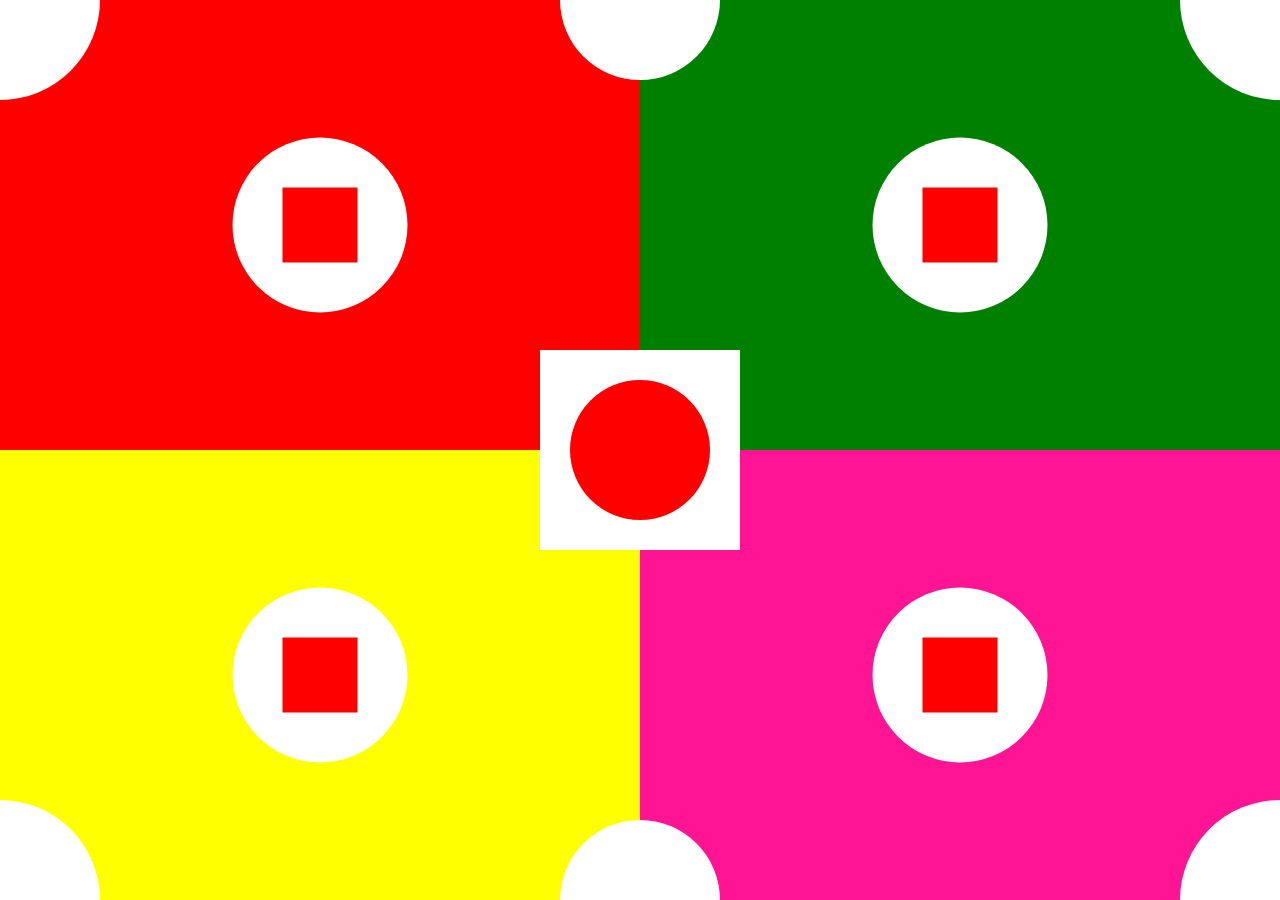
<file: assignment/CSS01 - Absolute Position/index.html>
<!DOCTYPE html>
<html lang="en">
<head>
    <meta charset="UTF-8">
    <title>CSS01 - Ruvini Rangathara</title>
    <link rel="stylesheet" href="css/normalize.css">
    <style>
        .one{
            background: red;
            width: 50vw;
            height: 50vh;
            position: absolute;
            top: 0;
            left: 0;
        }
        .two{
            background: green;
            width: 50vw;
            height: 50vh;
            position: absolute;
            top: 0;
            right: 0;
        }
        .three{
            background: yellow;
            width: 50vw;
            height: 50vh;
            position: absolute;
            bottom: 0;
            left: 0;
        }
        .four{
            background: deeppink;
            width: 50vw;
            height: 50vh;
            position: absolute;
            bottom: 0;
            right: 0;
        }

        .quarter-circle-top-left{
            width: 100px;
            height: 100px;
            background: white;
            border-radius: 0 0 100px 0;
            -moz-border-radius: 0 0 100px 0;
            -webkit-border-radius: 0 0 100px 0;
            position: absolute;
            top: 0;
            left: 0;
        }
        .quarter-circle-top-right{
            width: 100px;
            height: 100px;
            background: white;
            border-radius: 0 0 0 100px;
            -moz-border-radius: 0 0 0 100px;
            -webkit-border-radius: 0 0 0 100px;
            position: absolute;
            top: 0;
            right: 0;
        }
        .quarter-circle-bottom-left{
            width: 100px;
            height: 100px;
            background: white;
            border-radius: 0 100px 0 0;
            -moz-border-radius: 0 100px 0 0;
            -webkit-border-radius: 0 100px 0 0;
            position: absolute;
            bottom: 0;
            left: 0;
        }
        .quarter-circle-bottom-right{
            width: 100px;
            height: 100px;
            background: white;
            border-radius: 100px 0 0 0;
            -moz-border-radius: 100px 0 0 0;
            -webkit-border-radius: 100px 0 0 0;
            position: absolute;
            bottom: 0;
            right: 0;
        }
        .quarter-circle-top-right-middle{
            width: 80px;
            height: 80px;
            background: white;
            border-radius: 0 0 0 100px;
            -moz-border-radius: 0 0 0 100px;
            -webkit-border-radius: 0 0 0 100px;
            position: absolute;
            top: 0;
            right: 0;
        }
        .quarter-circle-top-left-middle{
            width: 80px;
            height: 80px;
            background: white;
            border-radius: 0 0 100px 0;
            -moz-border-radius: 0 0 100px 0;
            -webkit-border-radius: 0 0 100px 0;
            position: absolute;
            top: 0;
            left: 0;
        }
        .quarter-circle-bottom-right-middle{
            width: 80px;
            height: 80px;
            background: white;
            border-radius: 100px 0 0 0;
            -moz-border-radius: 100px 0 0 0;
            -webkit-border-radius: 100px 0 0 0;
            position: absolute;
            bottom: 0;
            right: 0;
        }
        .quarter-circle-bottom-left-middle{
            width: 80px;
            height: 80px;
            background: white;
            border-radius: 0 100px 0 0;
            -moz-border-radius: 0 100px 0 0;
            -webkit-border-radius: 0 100px 0 0;
            position: absolute;
            bottom: 0;
            left: 0;
        }
        .quarter-square-bottom-left{
            width: 100px;
            height: 100px;
            background: white;
            border-radius: 0 0 0 0;
            -moz-border-radius: 0 0 0 0;
            -webkit-border-radius: 0 0 0 0;
            position: absolute;
            bottom: 0;
            left: 0;
        }
        .quarter-square-bottom-right{
            width: 100px;
            height: 100px;
            background: white;
            border-radius: 0 0 0 0;
            -moz-border-radius: 0 0 0 0;
            -webkit-border-radius: 0 0 0 0;
            position: absolute;
            bottom: 0;
            right: 0;
        }
        .quarter-square-top-left{
            width: 100px;
            height: 100px;
            background: white;
            border-radius: 0 0 0 0;
            -moz-border-radius: 0 0 0 0;
            -webkit-border-radius: 0 0 0 0;
            position: absolute;
            top: 0;
            left: 0;
        }
        .quarter-square-top-right{
            width: 100px;
            height: 100px;
            background: white;
            border-radius: 0 0 0 0;
            -moz-border-radius: 0 0 0 0;
            -webkit-border-radius: 0 0 0 0;
            position: absolute;
            top: 0;
            right: 0;
        }
        .red-quarter-circle-bottom-left{
            width: 70px;
            height: 70px;
            background: red;
            border-radius: 0 100px 0 0;
            -moz-border-radius: 0 100px 0 0;
            -webkit-border-radius: 0 100px 0 0;
            position: absolute;
            bottom: 0;
            left: 0;
        }
        .red-quarter-circle-bottom-right{
            width: 70px;
            height: 70px;
            background: red;
            border-radius: 100px 0 0 0;
            -moz-border-radius: 100px 0 0 0;
            -webkit-border-radius: 100px 0 0 0;
            position: absolute;
            bottom: 0;
            right: 0;
        }
        .red-quarter-circle-top-right{
            width: 70px;
            height: 70px;
            background: red;
            border-radius: 0 0 0 100px;
            -moz-border-radius: 0 0 0 100px;
            -webkit-border-radius: 0 0 0 100px;
            position: absolute;
            top: 0;
            right: 0;
        }
        .red-quarter-circle-top-left{
            width: 70px;
            height: 70px;
            background: red;
            border-radius: 0 0 100px 0;
            -moz-border-radius: 0 0 100px 0;
            -webkit-border-radius: 0 0 100px 0;
            position: absolute;
            top: 0;
            left: 0;
        }
        .top-left-circle{
            width: 175px;
            height: 175px;
            background: white;
            border-radius: 100px 100px 100px 100px;
            -moz-border-radius: 100px 100px 100px 100px;
            -webkit-border-radius: 100px 100px 100px 100px;
            position: absolute;
            top: 50%;
            left: 50%;
            transform: translate(-50%, -50%);
        }
        .top-left-square{
            width: 75px;
            height: 75px;
            background: red;
            border-radius: 0 0 0 0;
            -moz-border-radius: 0 0 0 0;
            -webkit-border-radius: 0 0 0 0;
            position: absolute;
            top: 50%;
            left: 50%;
            transform: translate(-50%, -50%);
        }

        .top-right-circle{
            width: 175px;
            height: 175px;
            background: white;
            border-radius: 100px 100px 100px 100px;
            -moz-border-radius: 100px 100px 100px 100px;
            -webkit-border-radius: 100px 100px 100px 100px;
            position: absolute;
            top: 50%;
            left: 50%;
            transform: translate(-50%, -50%);
        }
        .top-right-square{
            width: 75px;
            height: 75px;
            background: red;
            border-radius: 0 0 0 0;
            -moz-border-radius: 0 0 0 0;
            -webkit-border-radius: 0 0 0 0;
            position: absolute;
            top: 50%;
            left: 50%;
            transform: translate(-50%, -50%);
        }
        .bottom-left-circle{
            width: 175px;
            height: 175px;
            background: white;
            border-radius: 100px 100px 100px 100px;
            -moz-border-radius: 100px 100px 100px 100px;
            -webkit-border-radius: 100px 100px 100px 100px;
            position: absolute;
            top: 50%;
            left: 50%;
            transform: translate(-50%, -50%);
        }
        .bottom-left-square{
            width: 75px;
            height: 75px;
            background: red;
            border-radius: 0 0 0 0;
            -moz-border-radius: 0 0 0 0;
            -webkit-border-radius: 0 0 0 0;
            position: absolute;
            top: 50%;
            left: 50%;
            transform: translate(-50%, -50%);
        }
        .bottom-right-circle{
            width: 175px;
            height: 175px;
            background: white;
            border-radius: 100px 100px 100px 100px;
            -moz-border-radius: 100px 100px 100px 100px;
            -webkit-border-radius: 100px 100px 100px 100px;
            position: absolute;
            top: 50%;
            left: 50%;
            transform: translate(-50%, -50%);
        }
        .bottom-right-square{
            width: 75px;
            height: 75px;
            background: red;
            border-radius: 0 0 0 0;
            -moz-border-radius: 0 0 0 0;
            -webkit-border-radius: 0 0 0 0;
            position: absolute;
            top: 50%;
            left: 50%;
            transform: translate(-50%, -50%);
        }


    </style>

</head>
<body>
    <div class="one">
        <div class="quarter-circle-top-left"></div>
        <div class="quarter-circle-top-right-middle"></div>
        <div class="quarter-square-bottom-right"></div>
        <div class="red-quarter-circle-bottom-right"></div>
        <div class="top-left-circle"></div>
        <div class="top-left-square"></div>
    </div>
    <div class="two">
        <div class="quarter-circle-top-right"></div>
        <div class="quarter-circle-top-left-middle"></div>
        <div class="quarter-square-bottom-left"></div>
        <div class="red-quarter-circle-bottom-left"></div>
        <div class="top-right-circle"></div>
        <div class="top-right-square"></div>
    </div>
    <div class="three">
        <div class="quarter-circle-bottom-left"></div>
        <div class="quarter-circle-bottom-right-middle"></div>
        <div class="quarter-square-top-right"></div>
        <div class="red-quarter-circle-top-right"></div>
        <div class="bottom-left-circle"></div>
        <div class="bottom-left-square"></div>
    </div>
    <div class="four">
        <div class="quarter-circle-bottom-right"></div>
        <div class="quarter-circle-bottom-left-middle"></div>
        <div class="quarter-square-top-left"></div>
        <div class="red-quarter-circle-top-left"></div>
        <div class="bottom-right-circle"></div>
        <div class="bottom-right-square"></div>
    </div>
</body>
</html>
</file>
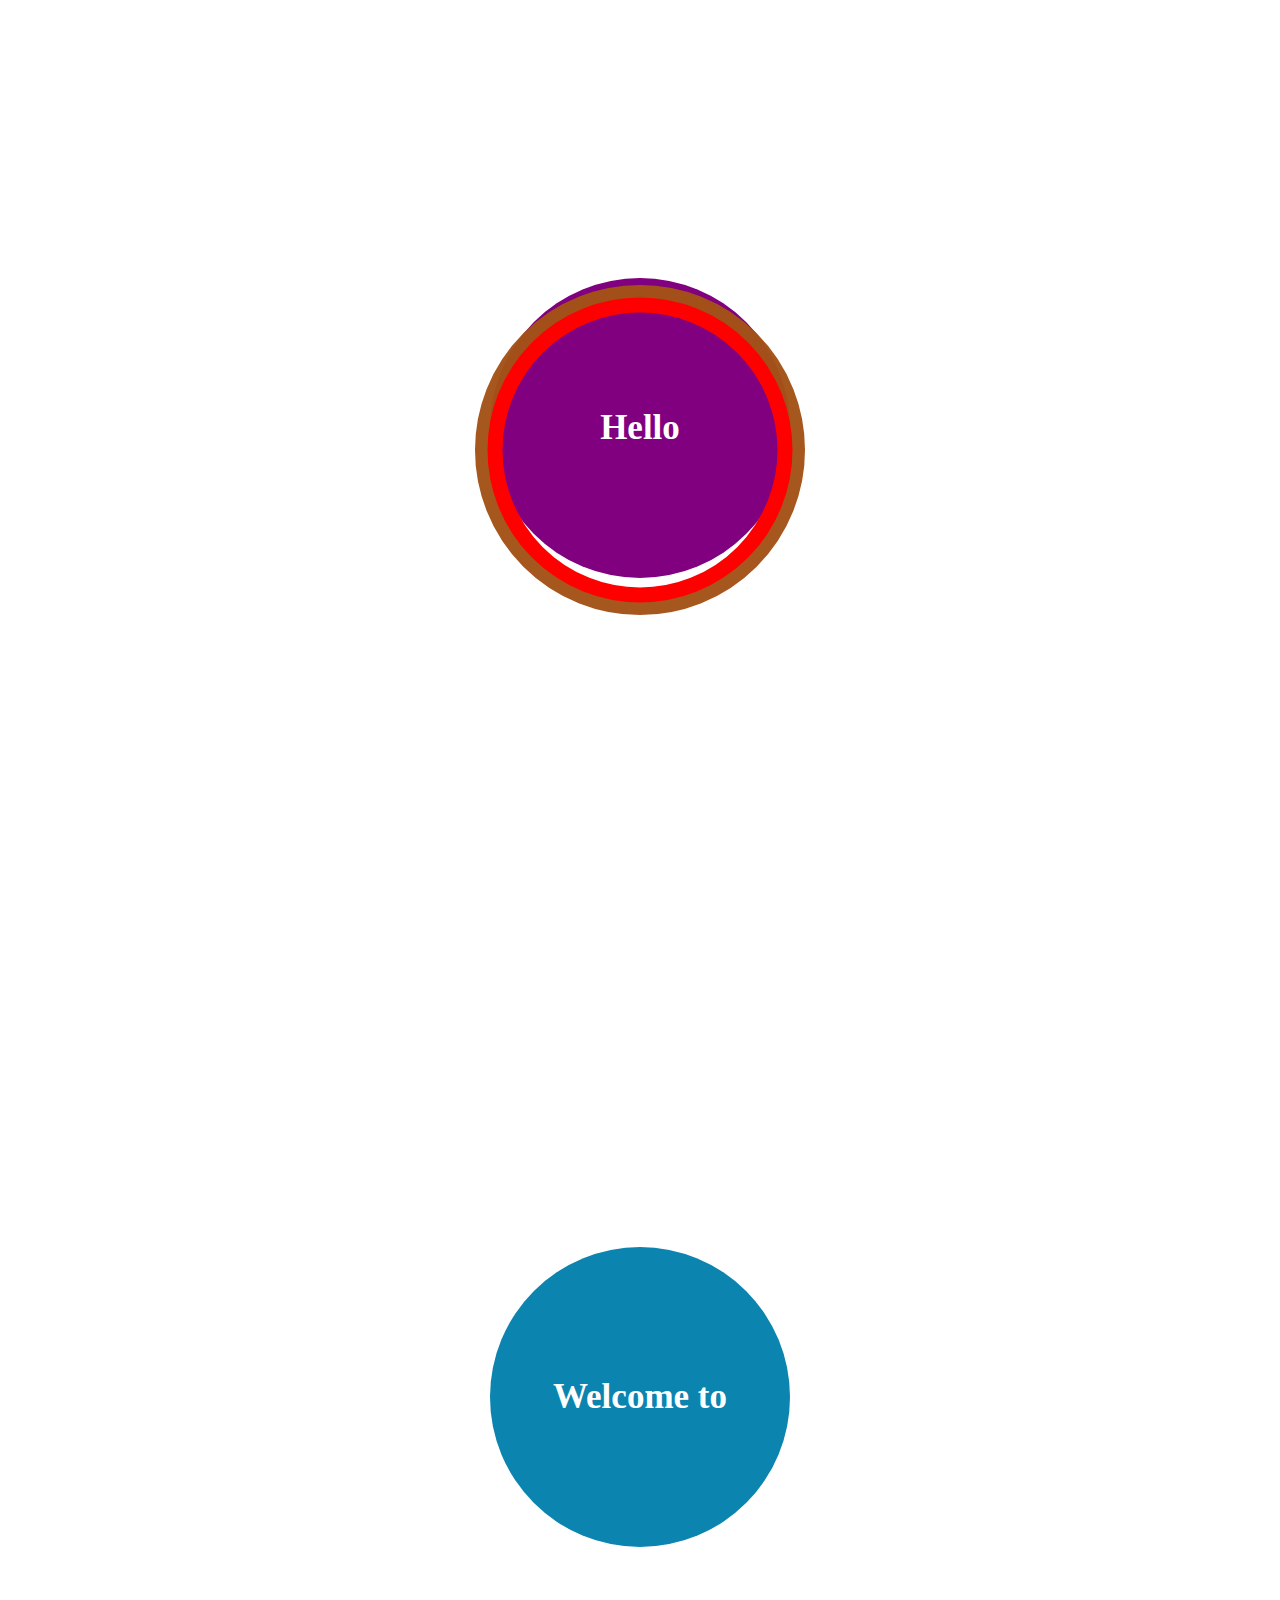
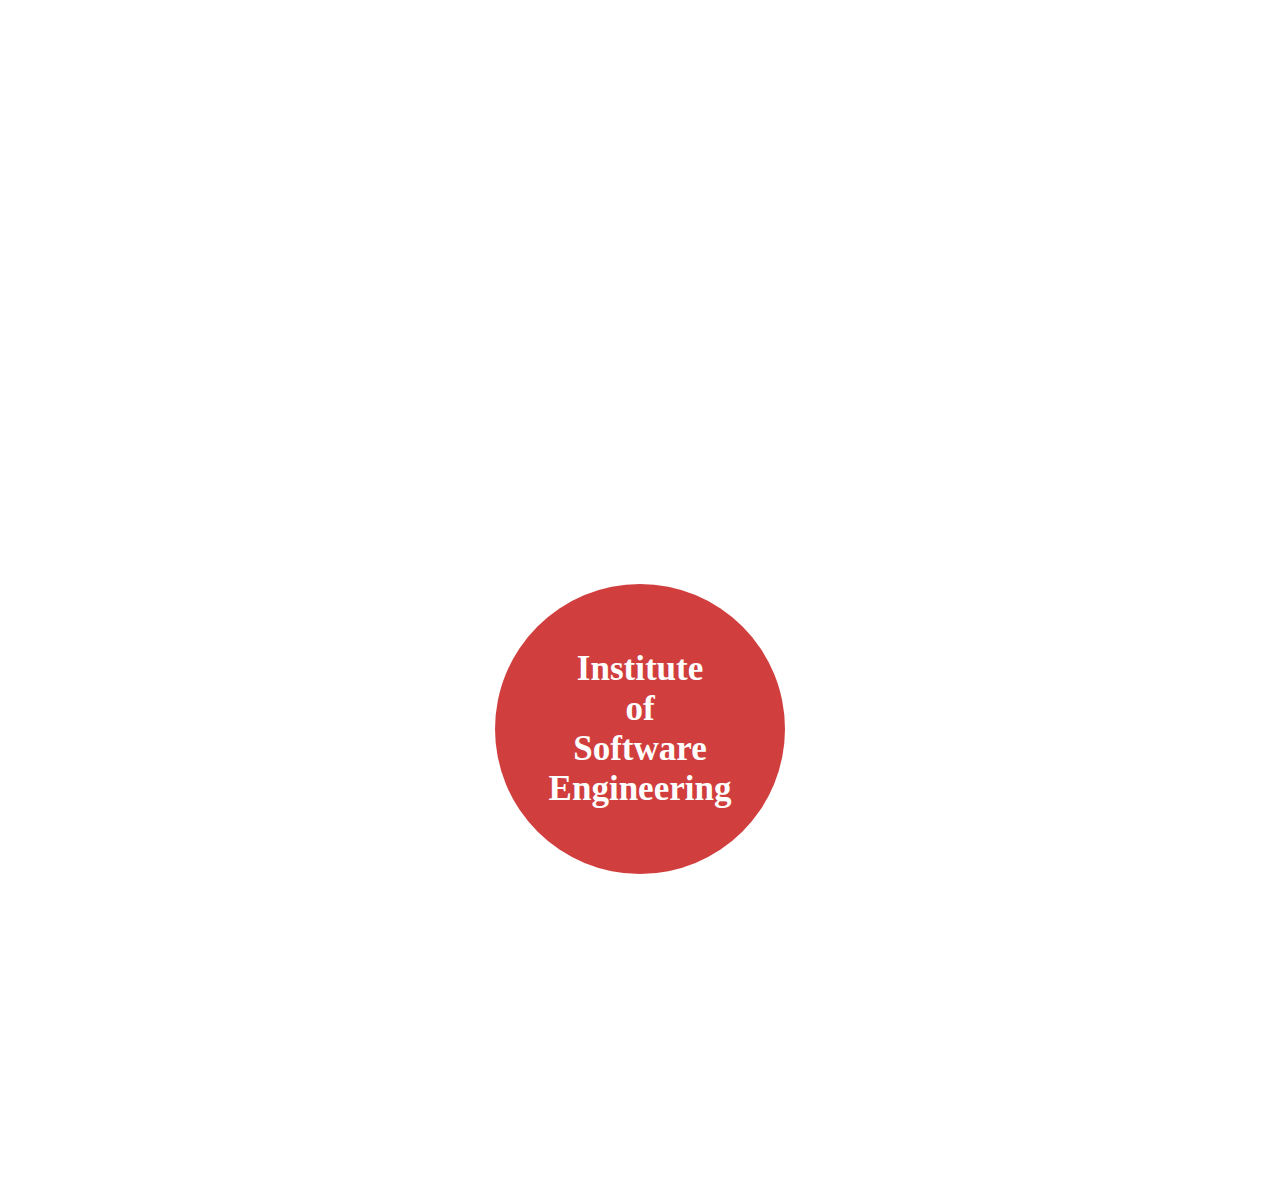
<file: assignment/CSS02 - Fixed Circles/index.html>
<!DOCTYPE html>
<html lang="en">
<head>
    <meta charset="UTF-8">
    <title>CSS02 - Ruvini Rangathara</title>
    <style>
        body > section {
            height: 100vh;
            /*border: 2px solid red;*/
        }

        .circle1 {
            height: 300px;
            width: 300px;
            position: fixed;
            top: 50%;
            left: 50%;
            transform: translate(-50%, -50%);
            border: 15px solid rgba(163, 82, 23, 0.97);
            border-radius: 50%;
        }

        .circle2 {
            height: 275px;
            width: 275px;
            position: fixed;
            top: 50%;
            left: 50%;
            transform: translate(-50%, -50%);
            border: 15px solid #ff0000;
            border-radius: 50%;
        }

        .full-circle-1{
            width: 300px;
            height: 300px;
            position: relative;
            top: 45%;
            left: 50%;
            transform: translate(-50%, -50%);
            background: purple;
            border-radius: 100%;
        }
        .full-circle-2{
            width: 300px;
            height: 300px;
            position: relative;
            top: 50%;
            left: 50%;
            transform: translate(-50%, -50%);
            background: #0b84af;
            border-radius: 100%;
        }

        .full-circle-3{
            width: 290px;
            height: 290px;
            position: relative;
            top: 51%;
            left: 50%;
            transform: translate(-50%, -50%);
            background: rgba(208, 56, 56, 0.97);
            border-radius: 100%;
        }

        .hello-h1{
            width: max-content;
            height: max-content;
            color: white;
            font-size: 35px;
            position: relative;
            top: 50%;
            left: 50%;
            transform: translate(-50%, -50%);
        }
        .welcome-h1{
            width: max-content;
            height: max-content;
            color: white;
            font-size: 35px;
            position: relative;
            top: 50%;
            left: 50%;
            transform: translate(-50%, -50%);
        }
        .ijse-h1{
            width: max-content;
            height: max-content;
            color: white;
            font-size: 35px;
            position: relative;
            top: 50%;
            left: 50%;
            transform: translate(-50%, -50%);
            text-align: center;
        }

    </style>
</head>
<body>
<section>
    <div class="full-circle-1"><h1 class="hello-h1">Hello</h1></div>
</section>
<section>
    <div class="full-circle-2"><h1 class="welcome-h1">Welcome to</h1></div>
</section>
<section>
    <div class="full-circle-3"><h1 class="ijse-h1">Institute <br> of <br> Software <br> Engineering</h1></div>
</section>

<div class="circle1"></div>
<div class="circle2"></div>

</body>
</html>
</file>
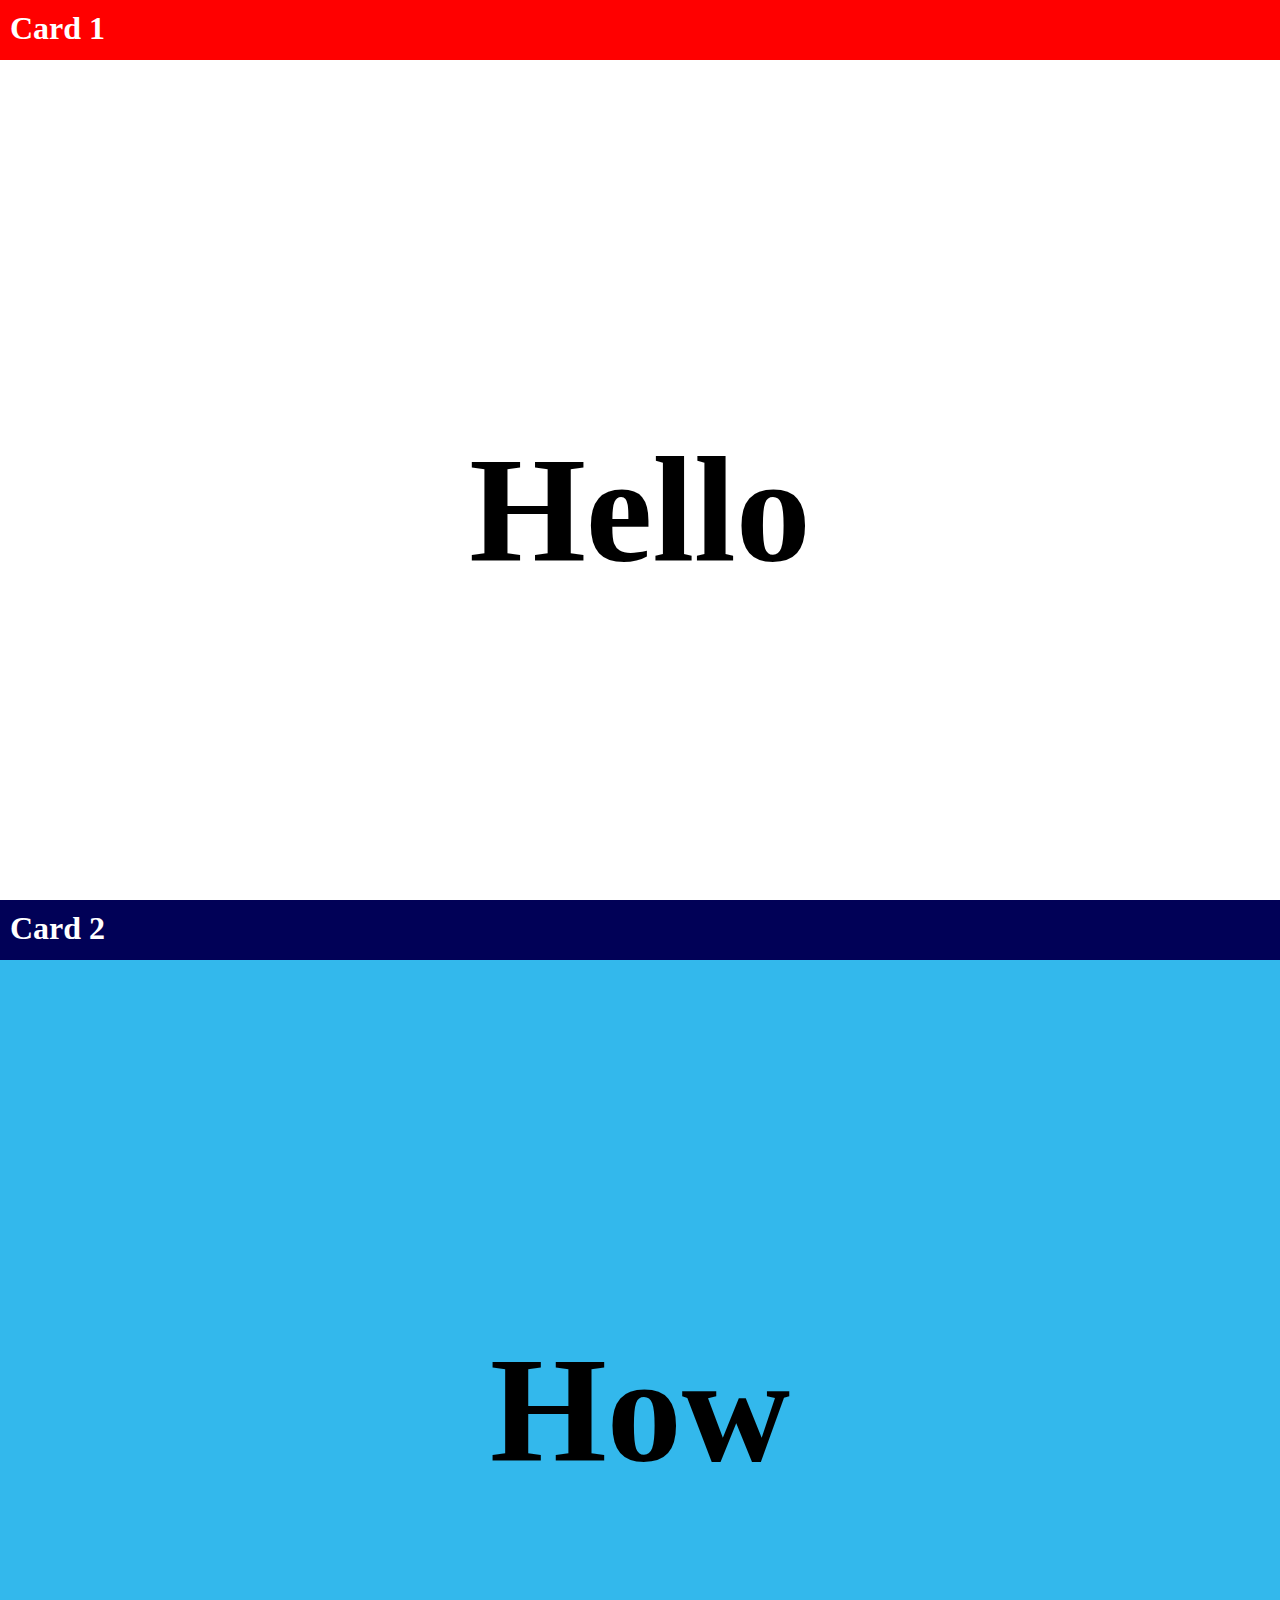
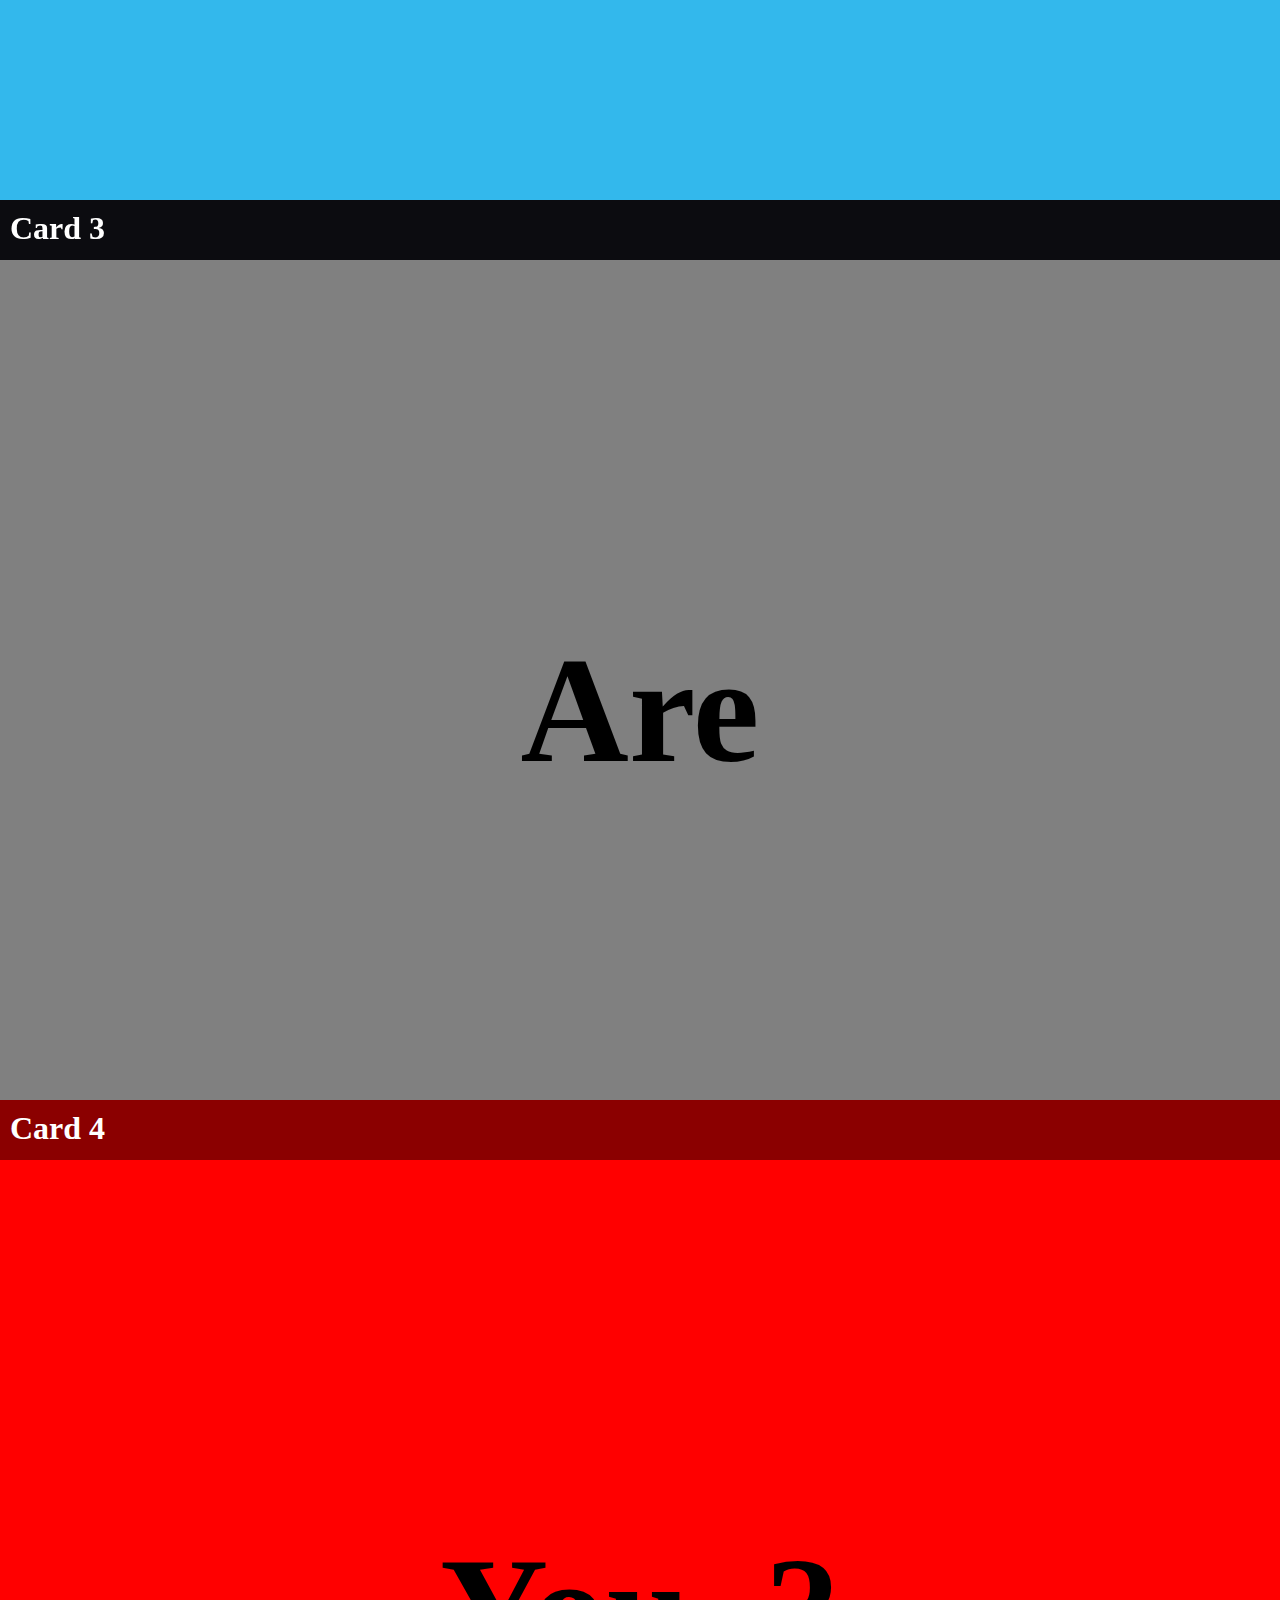
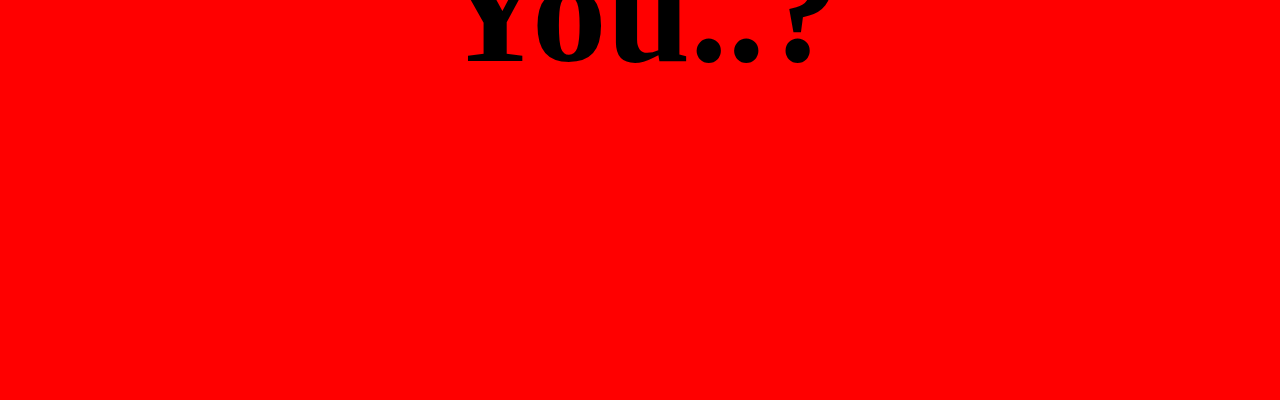
<file: assignment/CSS03 - Sticky Cards/index.html>
<!DOCTYPE html>
<html lang="en">
<head>
    <meta charset="UTF-8">
    <title>CSS03 - Ruvini Rangathara</title>
    <link rel="stylesheet" href="css/normalize.css">
    <style>

        section {
            height: 100vh;
        }

        section:nth-child(1) {
            background: white;
        }

        section:nth-child(2) {
            background: #33b8ec;
        }

        section:nth-child(3) {
            background: gray;
        }

        section:nth-child(4) {
            background: red;
        }

        body > section > div {
            position: sticky;
            height: 60px;
            top: 0;
            z-index: 3;
        }

        .div1 {
            background: red;
        }

        .div2 {
            background: #010157;
        }

        .div3 {
            background: rgba(5, 5, 10, 0.95);
        }

        .div4 {
            background: darkred;
        }

        div > h1 {
            margin: auto;
            padding: 10px;
            color: white;
        }

        section > h1 {
            position: relative;
            margin-top: 50vh;
            text-align: center;
            font-size: 150px;
            transform: translate(0%, -50%);
        }

    </style>
</head>
<body>

<section>
    <div class="div1">
        <h1>Card 1</h1>
    </div>
    <h1>Hello</h1>
</section>

<section>
    <div class="div2">
        <h1>Card 2</h1>
    </div>
    <h1>How</h1>
</section>

<section>
    <div class="div3">
        <h1>Card 3</h1>
    </div>
    <h1 class="are">Are</h1>
</section>

<section>
    <div class="div4">
        <h1>Card 4</h1>
    </div>
    <h1>You..?</h1>
</section>

</body>
</html>
</file>
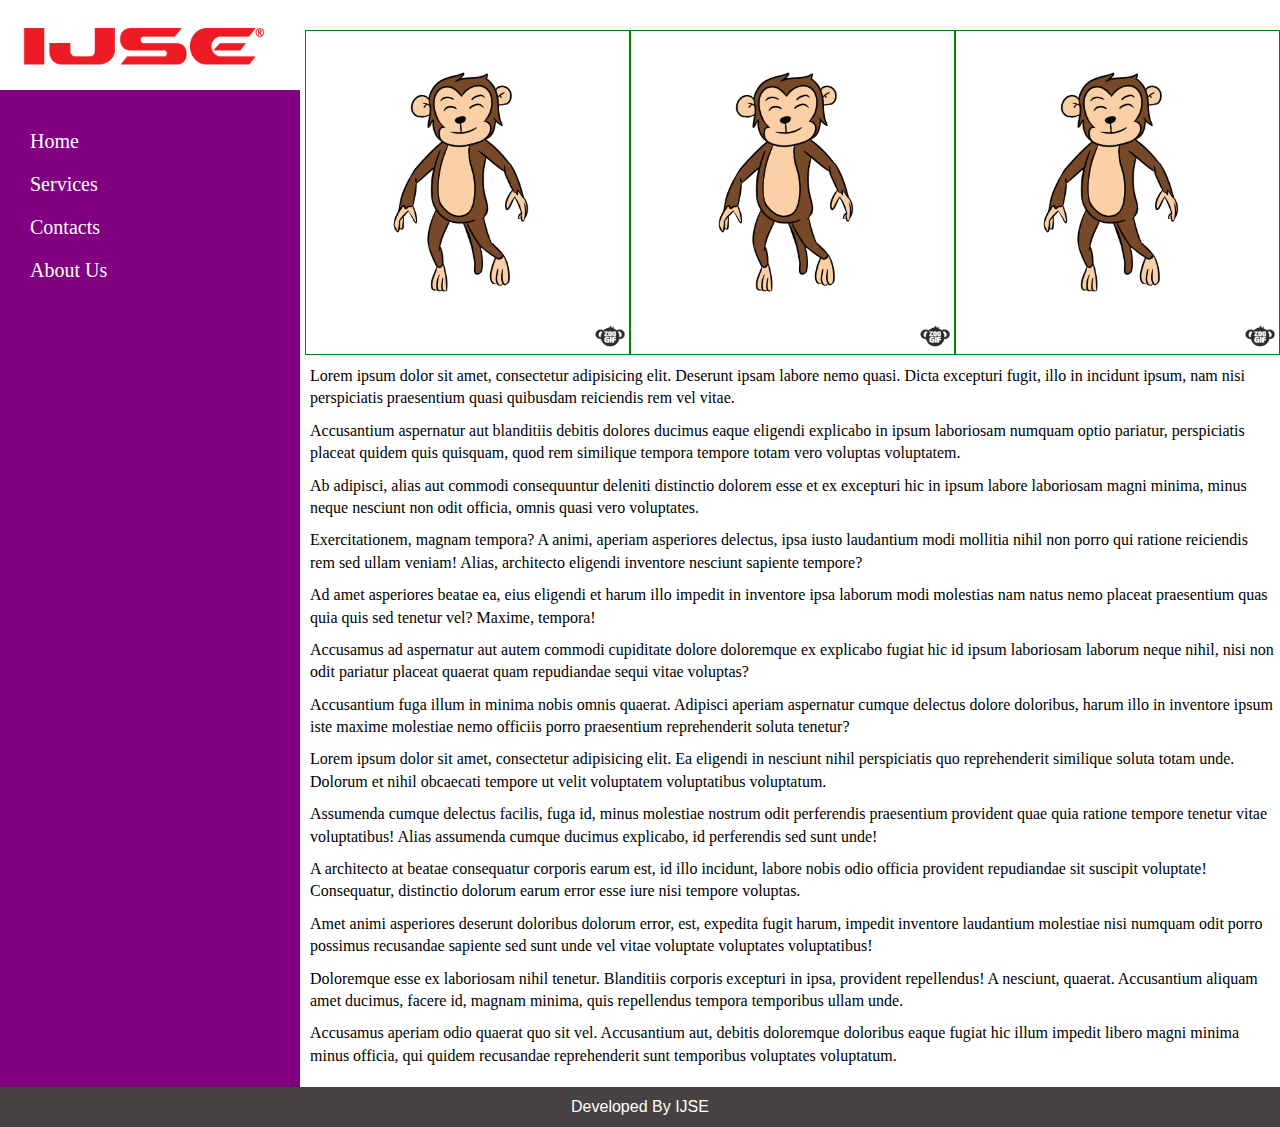
<file: assignment/CSS04 - Responsive Web Site Sample/index.html>
<!DOCTYPE html>
<html lang="en">
<head>
    <meta charset="UTF-8">
    <title>CSS04 - Ruvini Rangathara</title>
    <link rel="stylesheet" href="assests/css/normalize.css">
    <style>
        html {
            position: relative;
            min-height: 100%;
        }

        * {
            padding: 0;
            margin: 0;
            box-sizing: border-box;
        }

        .logo {
            width: 250px;
            margin-top: 10px;
            margin-left: 20px;
        }

        body > header {
            height: 90px;
            margin: 0;
        }

        body > header > ul {
            position: absolute;;
            list-style: none;
            padding: 0;
            display: block;
            top: 30px;
            right: 20px;
        }

        body > header > ul > li {
            display: inline;
            padding: 15px;
            font-size: 20px;
            font-family: AlHor;
        }

        body > aside {
            width: 300px;
            background: purple;
            position: absolute;
            top: 90px;
            left: 0;
            bottom: 0;
        }

        body > aside > ul {
            position: relative;
            list-style: none;
            margin: 0;
            padding-left: 20px;
            padding-top: 30px;
            color: white;
        }

        body > aside > ul > li {
            display: block;
            padding: 10px;
            font-size: 20px;
            font-family: AlHor;
        }

        body > div {
            position: relative;
            left: 300px;
            right: 0;
            bottom: 100px;
            width: calc(100% - 305px);
            line-height: 1.4;
        }

        body > div > section {
            position: relative;
            left: 5px;
            top: 40px;
        }

        body > div > section > img {
            border: 1px solid green;
            width: calc(100% / 3);

        }

        .image {
            display: flex;
        }

        body > div > p {
            position: relative;
            margin-left: 10px;
            margin-top: 10px;
            top: 40px;
        }

        footer {
            position: absolute;
            left: 0;
            bottom: 0;
            height: 40px;
            width: 100%;
            background-color: rgb(70, 66, 66);
            display: flex;
            align-items: center;
            justify-content: center;
            color: white;
            font-family: "Gill Sans", "Gill Sans MT", Calibri, "Trebuchet MS", sans-serif;
        }
    </style>
</head>
<body>
<header>
    <img class="logo" src="assests/ijse.png" alt="ijse logo">
    <ul>
        <li>Home</li>
        <li>Services</li>
        <li>Contacts</li>
        <li>About Us</li>
    </ul>
</header>
<aside>
    <ul>
        <li>Home</li>
        <li>Services</li>
        <li>Contacts</li>
        <li>About Us</li>
    </ul>
</aside>
<div>
    <section class="image">
        <img src="assests/monkey.gif" alt="monkey gif">
        <img src="assests/monkey.gif" alt="monkey gif">
        <img src="assests/monkey.gif" alt="monkey gif">
    </section>
    <p>Lorem ipsum dolor sit amet, consectetur adipisicing elit. Deserunt ipsam labore nemo quasi. Dicta excepturi
        fugit, illo in incidunt ipsum, nam nisi perspiciatis praesentium quasi quibusdam reiciendis rem vel vitae.</p>
    <p>Accusantium aspernatur aut blanditiis debitis dolores ducimus eaque eligendi explicabo in ipsum laboriosam
        numquam optio pariatur, perspiciatis placeat quidem quis quisquam, quod rem similique tempora tempore totam vero
        voluptas voluptatem.</p>
    <p>Ab adipisci, alias aut commodi consequuntur deleniti distinctio dolorem esse et ex excepturi hic in ipsum labore
        laboriosam magni minima, minus neque nesciunt non odit officia, omnis quasi vero voluptates.</p>
    <p>Exercitationem, magnam tempora? A animi, aperiam asperiores delectus, ipsa iusto laudantium modi mollitia nihil
        non porro qui ratione reiciendis rem sed ullam veniam! Alias, architecto eligendi inventore nesciunt sapiente
        tempore?</p>
    <p>Ad amet asperiores beatae ea, eius eligendi et harum illo impedit in inventore ipsa laborum modi molestias nam
        natus nemo placeat praesentium quas quia quis sed tenetur vel? Maxime, tempora!</p>
    <p>Accusamus ad aspernatur aut autem commodi cupiditate dolore doloremque ex explicabo fugiat hic id ipsum
        laboriosam laborum neque nihil, nisi non odit pariatur placeat quaerat quam repudiandae sequi vitae
        voluptas?</p>
    <p>Accusantium fuga illum in minima nobis omnis quaerat. Adipisci aperiam aspernatur cumque delectus dolore
        doloribus, harum illo in inventore ipsum iste maxime molestiae nemo officiis porro praesentium reprehenderit
        soluta tenetur?</p>
    <p>Lorem ipsum dolor sit amet, consectetur adipisicing elit. Ea eligendi in nesciunt nihil perspiciatis quo
        reprehenderit similique soluta totam unde. Dolorum et nihil obcaecati tempore ut velit voluptatem voluptatibus
        voluptatum.</p>
    <p>Assumenda cumque delectus facilis, fuga id, minus molestiae nostrum odit perferendis praesentium provident quae
        quia ratione tempore tenetur vitae voluptatibus! Alias assumenda cumque ducimus explicabo, id perferendis sed
        sunt unde!</p>
    <p>A architecto at beatae consequatur corporis earum est, id illo incidunt, labore nobis odio officia provident
        repudiandae sit suscipit voluptate! Consequatur, distinctio dolorum earum error esse iure nisi tempore
        voluptas.</p>
    <p>Amet animi asperiores deserunt doloribus dolorum error, est, expedita fugit harum, impedit inventore laudantium
        molestiae nisi numquam odit porro possimus recusandae sapiente sed sunt unde vel vitae voluptate voluptates
        voluptatibus!</p>
    <p>Doloremque esse ex laboriosam nihil tenetur. Blanditiis corporis excepturi in ipsa, provident repellendus! A
        nesciunt, quaerat. Accusantium aliquam amet ducimus, facere id, magnam minima, quis repellendus tempora
        temporibus ullam unde.</p>
    <p>Accusamus aperiam odio quaerat quo sit vel. Accusantium aut, debitis doloremque doloribus eaque fugiat hic illum
        impedit libero magni minima minus officia, qui quidem recusandae reprehenderit sunt temporibus voluptates
        voluptatum.</p>
</div>
<footer>Developed By IJSE</footer>
</body>
</html>
</file>
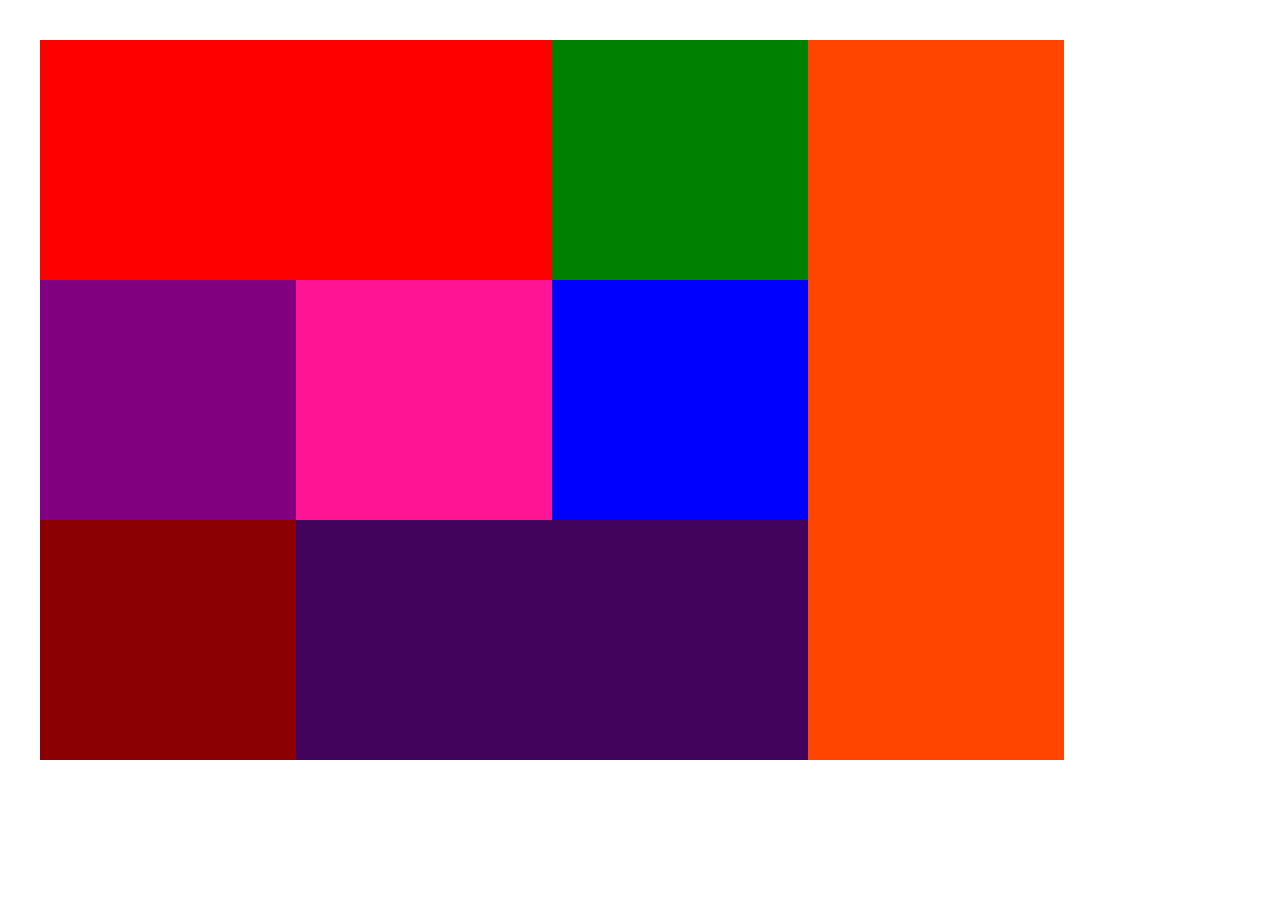
<file: assignment/CSS05 - Grid Layout/index.html>
<!DOCTYPE html>
<html lang="en">
<head>
    <meta charset="UTF-8">
    <title>CSS05 - Ruvini Rangathara</title>
    <link rel="stylesheet" href="css/normalize.css">
    <style>

        section{
            margin-top: 20px;
            margin-left: 20px;
            width: 80vw;
            height: 80vh;
            /*border: 1px solid red;*/
            display: grid;
            grid-template-rows: repeat(3,1fr);
            grid-template-columns: repeat(4,1fr);

        }

        /*#1{*/
        /*    display: flex;*/
        /*    align-items: center;*/
        /*    justify-content: center;*/
        /*}*/

        section>div:nth-child(1){
            grid-column: 1/3;
           background: red;
        }
        section>div:nth-child(2){
            grid-column: 3/4;
            background: green;
        }
        section>div:nth-child(3){
            grid-column: 4/5;
            grid-row: 1/4;
            background: orangered;
        }

        section>div:nth-child(4){
            grid-column: 1/2;
            background: purple;
        }
        section>div:nth-child(5){
            grid-column: 2/3;
            background: deeppink;
        }
        section>div:nth-child(6){
            grid-column: 3/4;
            background: blue;
        }
        section>div:nth-child(7){
            grid-column: 1/2;
            background: darkred;
        }

        section>div:nth-child(8){
            grid-column: 2/4;
            background: #41035c;
        }

    </style>
</head>
<body>
<section id="1">
    <section id="2">
        <div></div>
        <div></div>
        <div></div>
        <div></div>
        <div></div>
        <div></div>
        <div></div>
        <div></div>
    </section>
</section>

</body>
</html>
</file>
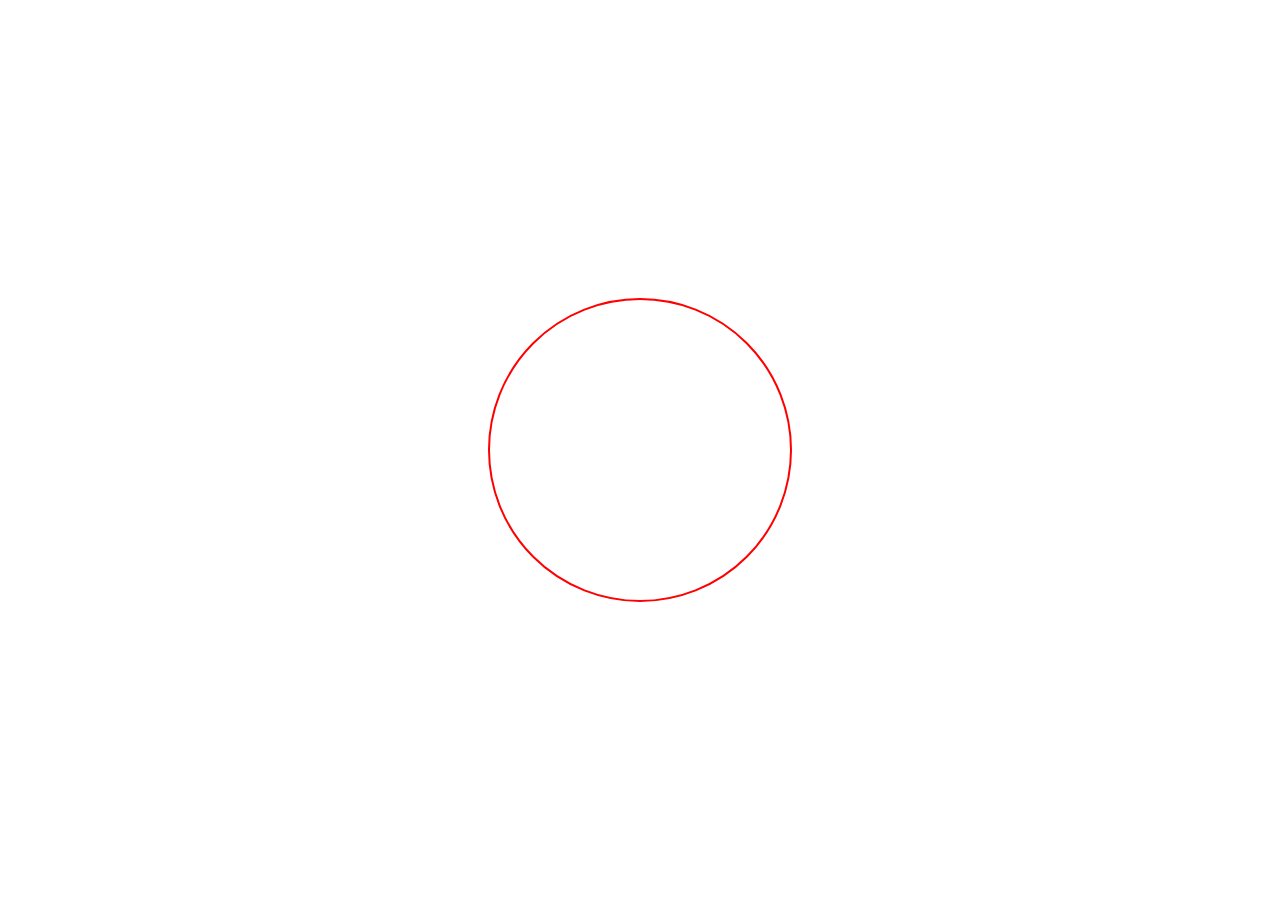
<file: assignment/CSS06 - Water Drop/index.html>
<!DOCTYPE html>
<html lang="en">
<head>
    <meta charset="UTF-8">
    <title>CSS06 - Ruvini Rangathara</title>
    <link rel="stylesheet" href="assests/css/normalize.css">
    <style>
        section {
            position: absolute;
            top: 0;
            bottom: 0;
            right: 0;
            left: 0;
            margin: auto;
            border-radius: 100%;
            width: 300px;
            height: 300px;
            border: 2px solid red;
            animation: water;
            animation-duration: 3s;
            animation-iteration-count: infinite;
        }
        @keyframes water {
            0% {
                width: 1px;
                height: 1px;
                border: 4px solid red;
            }

            100% {
                width: 300px;
                height: 300px;
                border: 1px solid white;
            }

        }
    </style>
</head>
<body>
<section></section>
</body>
</html>
</file>
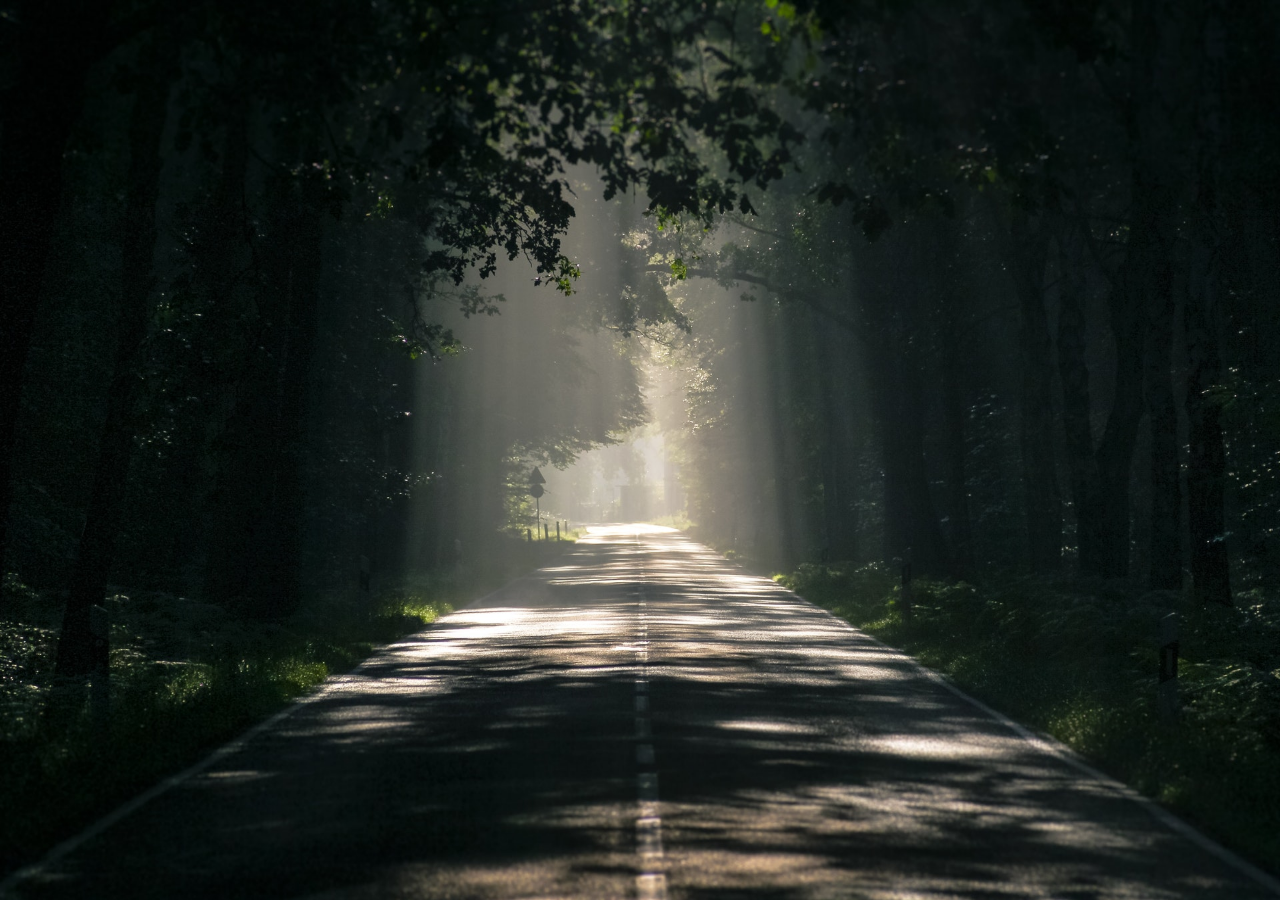
<file: assignment/CSS07 - image Slide Show/index.html>
<!DOCTYPE html>
<html lang="en">
<head>
    <meta charset="UTF-8">
    <title>CSS07 - Ruvini Rangathara</title>
    <link rel="stylesheet" href="assests/css/normalize.css">
    <style>
        body {
            overflow: hidden;
        }

        section {
            position: absolute;
            animation: slide;
            animation-duration: 20s;
            animation-iteration-count: infinite;
            animation-direction: alternate;
            animation-delay: 2s;
        }

        @keyframes slide {
            0% {
                margin-left: 0vw;
            }
            25% {
                margin-left: -100vw;
            }
            50% {
                margin-left: -200vw;
            }
            75% {
                margin-left: -300vw;
            }
            100% {
                margin-left: -400vw;
            }

        }

        img {
            position: absolute;
            width: 100vw;
            height: 100vh;
            top: 0;
            bottom: 0;
            left: 0;
            right: 0;
            margin: 0;
        }

        img:nth-child(2) {
            margin-left: 100vw;
        }

        img:nth-child(3) {
            margin-left: 200vw;
        }

        img:nth-child(4) {
            margin-left: 300vw;
        }

        img:nth-child(5) {
            margin-left: 400vw;
        }

        img:nth-child(6) {
            margin-left: 500vw;
        }

    </style>
</head>
<body>
<section>
    <img src="assests/img/image1.jpg">
    <img src="assests/img/image2.jpg">
    <img src="assests/img/image3.jpg">
    <img src="assests/img/image4.jpg">
    <img src="assests/img/image5.jpg">
</section>
</body>
</html>
</file>
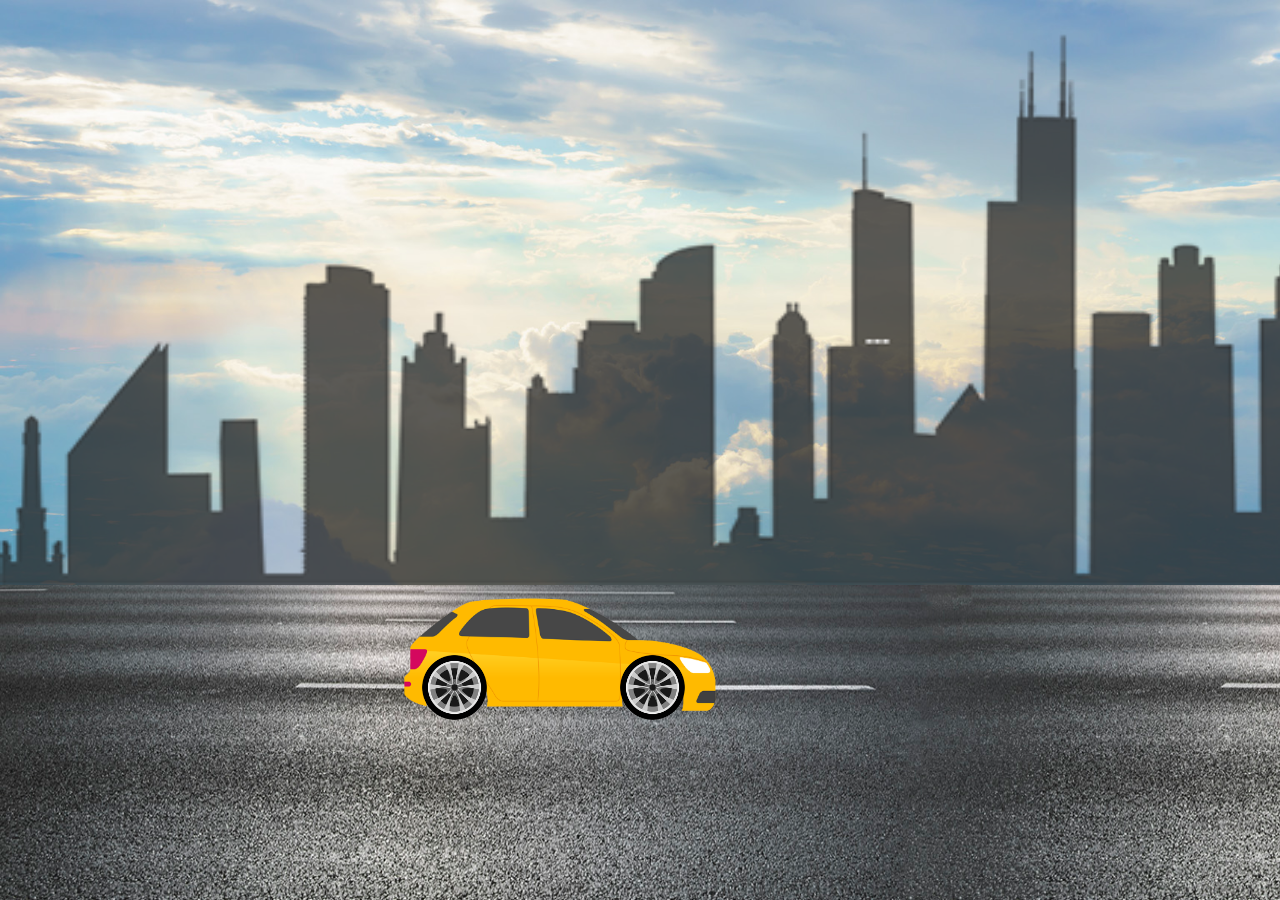
<file: assignment/CSS08 - Car Animation/index.html>
<!--Car animation-->
<!DOCTYPE html>
<html lang="en">
<head>
    <meta charset="UTF-8">
    <title>CSS08 - Ruvini Rangathara</title>
    <link rel="stylesheet" href="assests/css/normalize.css">
    <style>
        body {
            overflow: hidden;
        }

        main {
            position: fixed;
            width: 100vw;
            height: 100vh;
            background: url("assests/img/sky.jpg");
            background-size: cover;
            background-position: center;
            margin: 0;
        }

        .car {
            height: 150px;
            width: 320px;
            bottom: 18%;
            position: fixed;
            margin-left: 400px;
        }

        .wheel1 {
            position: fixed;
            width: 65px;
            height: 65px;
            bottom: 20%;
            margin-left: 422px;
            animation: rotate 10s infinite;
        }

        .wheel2 {
            position: fixed;
            width: 65px;
            height: 65px;
            bottom: 20%;
            margin-left: 620px;
            animation: rotate 10s infinite;
        }

        .road {
            position: absolute;
            width: 300vw;
            height: 35%;
            bottom: 0;
            margin-left: 0;
            animation: moving 10s infinite;
        }

        .city {
            position: absolute;
            width: 300vw;
            height: 65%;
            bottom: 35%;
            margin-left: 0;
            animation: moving 10s infinite;
        }

        @keyframes rotate {
            0% {
                transform: rotate(0deg);
            }
            50% {
                transform: rotate(720deg);
            }
            100%{
                transform: rotate(540deg);
            }
        }

        @keyframes moving {
            0% {
                transform: translateX(0px);
            }
            100% {
                transform: translateX(-2100px);
            }
        }
    </style>
</head>
<body>
<main>
    <img class="city" src="assests/img/city.png">
    <img class="road" src="assests/img/road.jpg">
    <img class="car" src="assests/img/car.png">
    <img class="wheel1" src="assests/img/wheel.png">
    <img class="wheel2" src="assests/img/wheel.png">
</main>
</body>
</html>
</file>
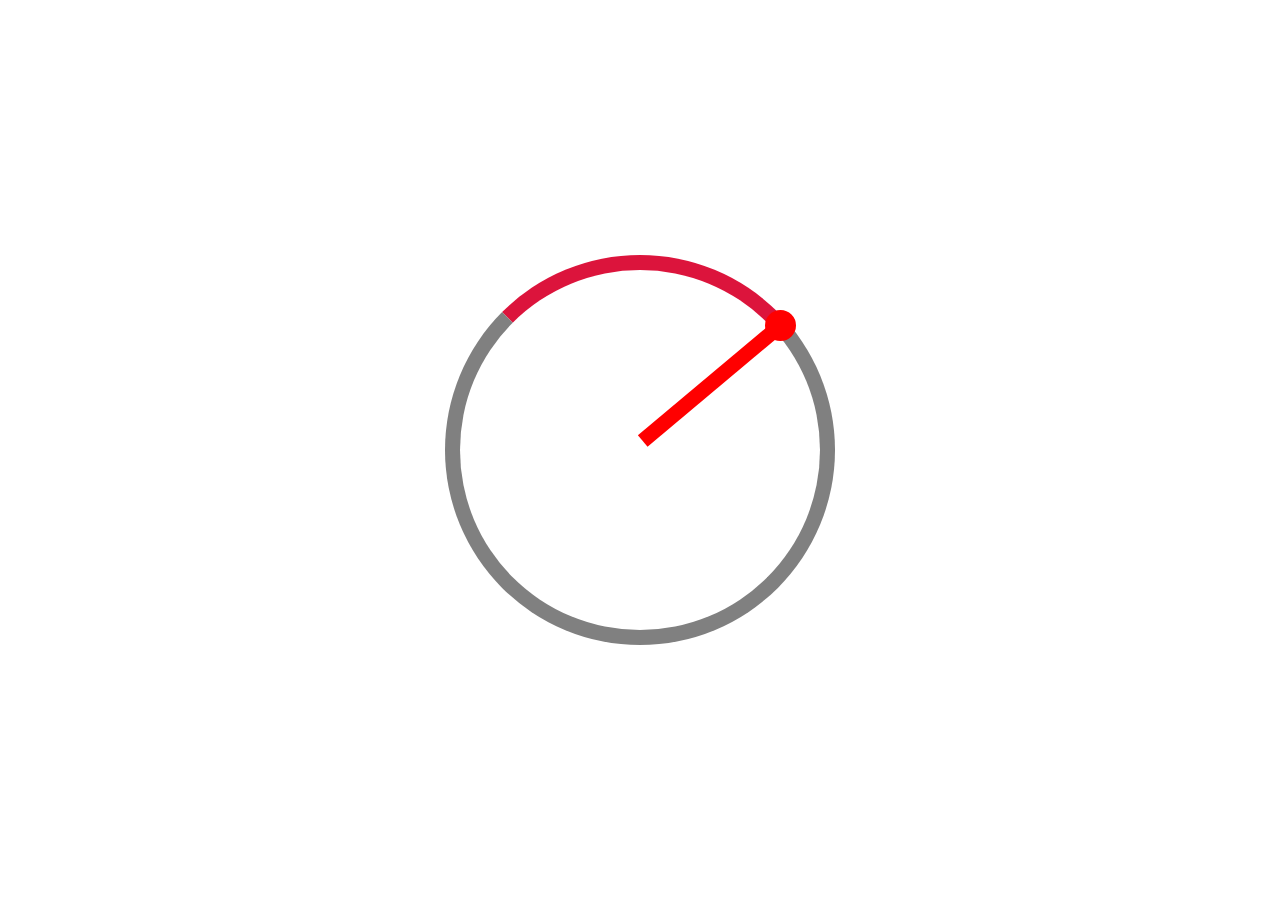
<file: assignment/CSS09 - Circle Transition/index.html>
<!--circle transition-->
<!DOCTYPE html>
<html lang="en">
<head>
    <meta charset="UTF-8">
    <title>CSS09 - Ruvini Rangathara</title>
    <link rel="stylesheet" href="assests/css/normalize.css">
    <style>
        body {
            overflow: hidden;
        }

        section {
            position: absolute;
            top: 0;
            bottom: 0;
            right: 0;
            left: 0;
            margin: auto;
            width: 360px;
            height: 360px;
            background: white;
            border-radius: 100%;
            border: 15px solid gray;
            border-top: 15px solid crimson;
        }

        section > div:nth-child(1) {
            position: relative;
            top: 40px;
            left: 140px;
            margin: auto;
            width: 1px;
            height: 1px;
            background: red;
            border-radius: 100%;
            border: 15px solid red;
        }
        section > div:nth-child(2) {
            position: absolute;
            top: 0;
            bottom: 140px;
            right: 0;
            left: 150px;
            margin: auto;
            width: 15px;
            height: 190px;
            background: red;
            transform: rotate(50deg);
        }

        section:hover {
            transform: rotate(360deg);
            transition: all 2s;
        }
    </style>
</head>
<body>
<section>
    <div></div>
    <div></div>
</section>
</body>
</html>
</file>
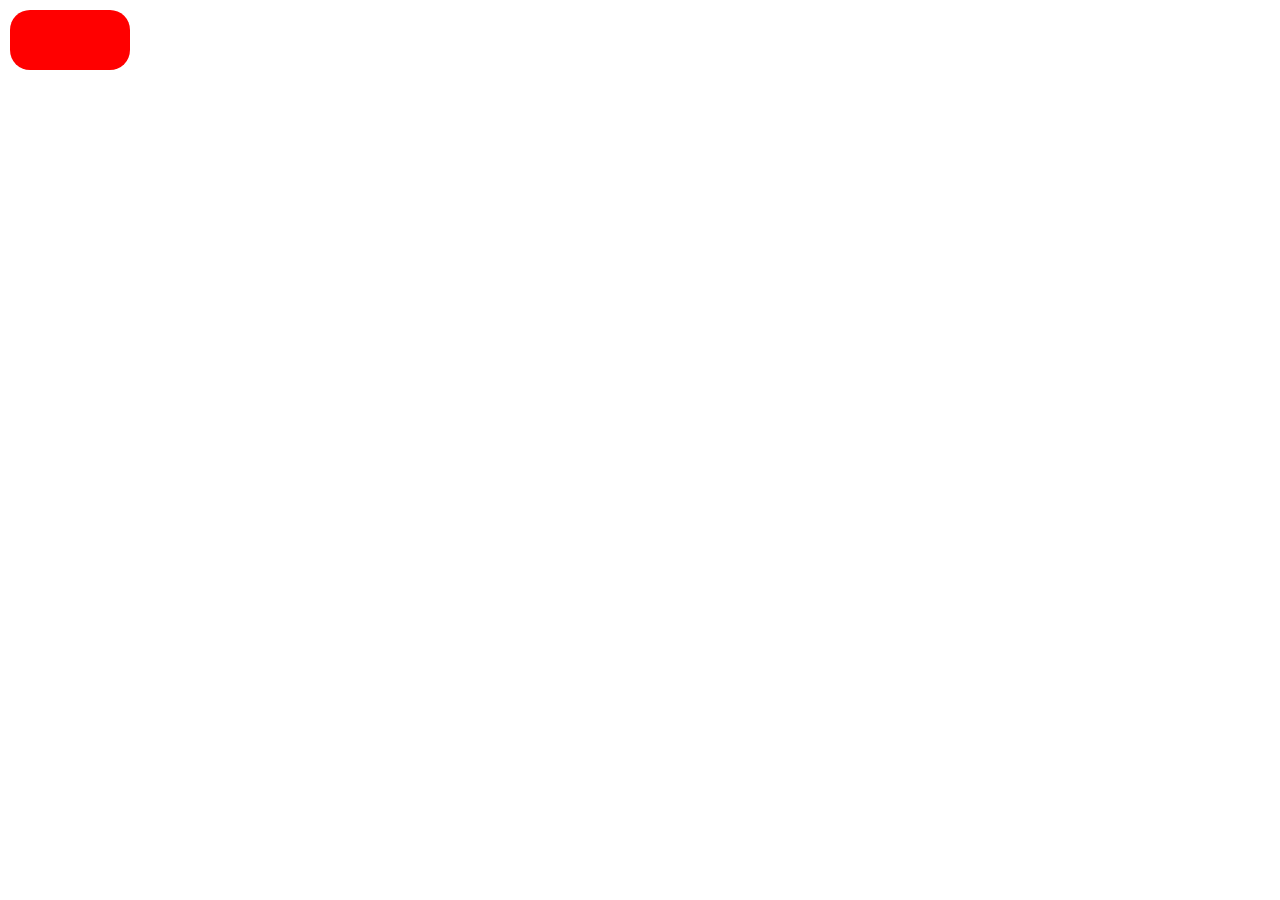
<file: assignment/CSS12 - Animation/index.html>
<!DOCTYPE html>
<html lang="en">
<head>
    <meta charset="UTF-8">
    <title>Title</title>
  <style>
body{
  margin: 0;
}
    ::-webkit-scrollbar{
      width: 0;
    }
    section{
      width: 100vw;
      height: 100vh;
    }
    div{
      background-color: red;
      width: 120px;
      height: 60px;
      position: relative;
      top: 10px;
      left: 10px;
      border-radius: 20px;
      animation-name:my-animation;
      animation-duration: 5s;
      animation-direction: alternate;
      animation-iteration-count: infinite;
    }

    @keyframes my-animation {
      0%{
        /*transform: rotate(0deg);*/
        top: 10px;
        left: 10px;
        background-color: red;
    }
      25%{
        transform: rotate(-180deg);
        top: 90vh;
        left: 10px;
        background-color: #6F1919;
      }
      50%{
        transform: rotate(180deg);
        top: 90vh;
        left: 85vw;
        background-color: deeppink;
      }

      75%{
        transform: rotate(-180deg);
        top: 10px;
        left: 85vw;
        background-color: #6a6047;
      }
    }
  </style>
</head>
<body>
<section>
<div></div>
</section>
</body>
</html>
</file>
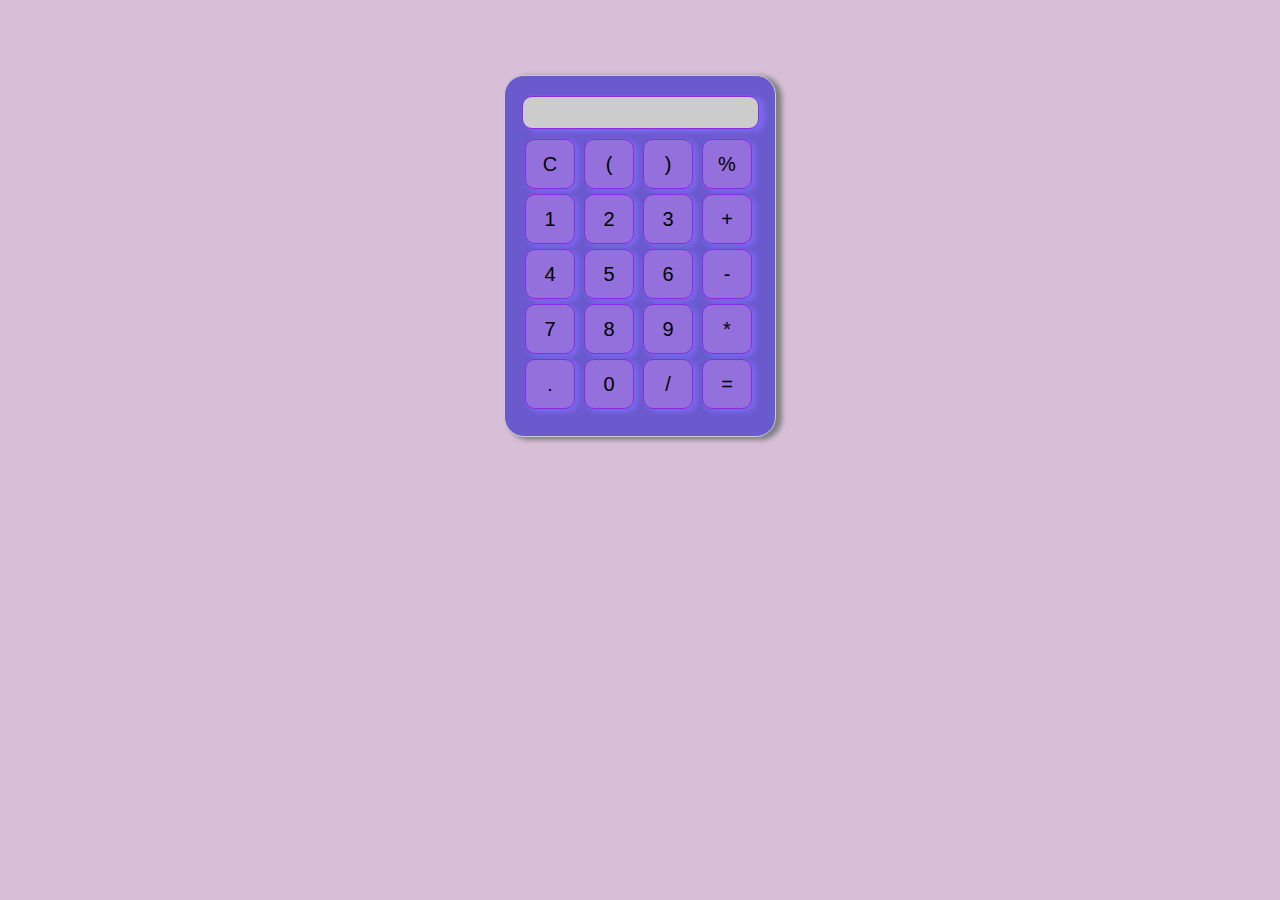
<file: assignment/CSS10-Calculator/assignment_10.html>
<!DOCTYPE html>
<html lang="en">
<head>
    <meta charset="UTF-8">
    <title>Calculator</title>

    <style>
        body{
            background-color: thistle;
        }

        .calculator {
            width: 250px;
            height: 330px;
            margin: auto;
            border: 1px solid #ccc;
            padding: 10px;
            padding-top: 20px;
            margin-top: 75px ;
            background-color: slateblue;
            border-radius: 20px;

            box-shadow: 5px 2px 5px 1px grey;

        }

        #semi_div_1 {
            display: flex;
            justify-content: center;
            align-items: center;
        }

        #semi_div_2{
            padding-left: 10px;
        }

        .calculator input[type="text"] {
            width: 90%;
            margin-bottom: 10px;
            padding: 5px;
            font-size: 18px;
            border-radius: 10px;
            background-color: #cccccc;

            border: 1px solid blueviolet;
            box-shadow: 5px 2px 5px 1px mediumslateblue;
        }
        .calculator input[type="button"] {
            width: 50px;
            height: 50px;
            margin-right: 5px;
            margin-bottom: 5px;
            font-size: 20px;

            background-color: mediumpurple;
            border: 1px solid blueviolet;
            box-shadow: 3px 2px 5px 1px mediumslateblue;
            border-radius: 10px;
        }
    </style>


</head>
<body>

<div class="calculator">
    <div id="semi_div_1">
        <input type="text" id="result" readonly>
    </div>

    <div id="semi_div_2">


        <input type="button" value="C" onclick="clearResult()">
        <input type="button" value="(" onclick="appendToResult('(')">
        <input type="button" value=")" onclick="appendToResult(')')">
        <input type="button" value="%" onclick="appendOperator('%')">
        <br>
        <input type="button" value="1" onclick="appendToResult(1)">
        <input type="button" value="2" onclick="appendToResult(2)">
        <input type="button" value="3" onclick="appendToResult(3)">
        <input type="button" value="+" onclick="appendOperator('+')">
        <br>
        <input type="button" value="4" onclick="appendToResult(4)">
        <input type="button" value="5" onclick="appendToResult(5)">
        <input type="button" value="6" onclick="appendToResult(6)">
        <input type="button" value="-" onclick="appendOperator('-')">
        <br>
        <input type="button" value="7" onclick="appendToResult(7)">
        <input type="button" value="8" onclick="appendToResult(8)">
        <input type="button" value="9" onclick="appendToResult(9)">
        <input type="button" value="*" onclick="appendOperator('*')">
        <br>
        <input type="button" value="." onclick="appendToResult('.')">
        <input type="button" value="0" onclick="appendToResult(0)">
        <input type="button" value="/" onclick="appendOperator('/')">
        <input type="button" value="=" onclick="calculateResult('=')">
        <br>

    </div>
</div>

<script>
    // function appendToResult(value) {
    //     document.getElementById('result').value += value;
    // }
    //
    // function appendOperator(operator){
    //
    // }
    //
    // function calculateResult() {
    //     var result = eval(document.getElementById('result').value);
    //     document.getElementById('result').value = result;
    // }
    //
    // function clearResult() {
    //     document.getElementById('result').value = '';
    // }


    let expression = '';

    function appendToResult(number) {
        expression += number;
        updateResult();
    }

    function appendOperator(operator) {
        expression += operator;
        updateResult();
    }

    function clearResult() {
        expression = '';
        updateResult();
    }

    function calculateResult() {
        try {
            const result = eval(expression);
            expression = result.toString();
            updateResult();
        } catch (error) {
            expression = '';
            updateResult('Error');
        }
    }

    function updateResult(value = '') {
        document.getElementById('result').value = value || expression;
    }


</script>

</body>
</html>
</file>
